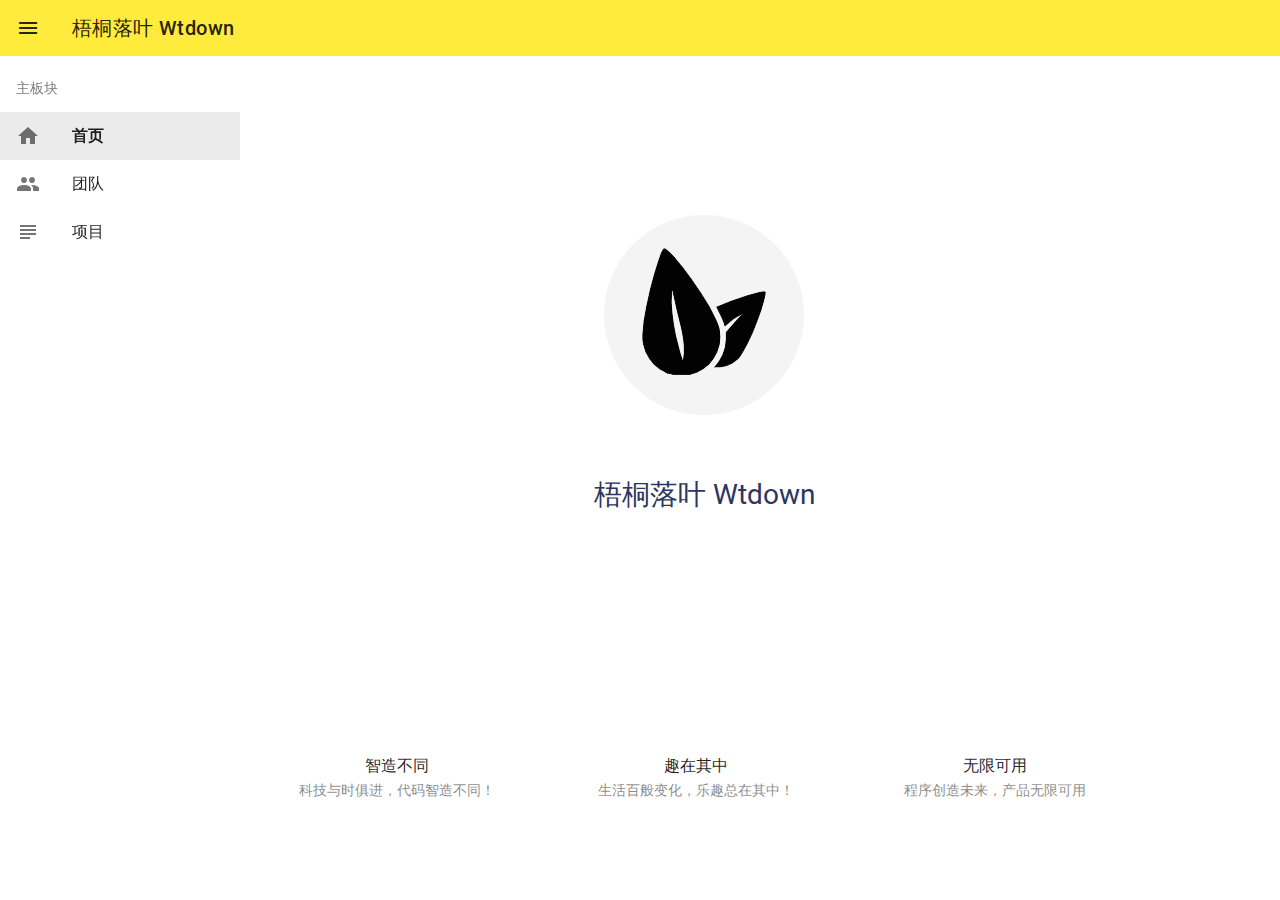
<file: index.html>
<!DOCTYPE html>
<html>
	<head>
		<meta charset="utf-8" />
		<link rel="stylesheet" href="./css/mdui.min.css" />
		<link rel="stylesheet" href="./css/style.css" />
		<script src="./js/mdui.min.js"></script>
		<title></title>
	</head>
	<body class="mdui-appbar-with-toolbar mdui-theme-primary-yellow mdui-drawer-body-left">
		<div class="mdui-appbar-fixed mdui-toolbar mdui-color-theme">
			<a href="javascript:;" class="mdui-btn mdui-btn-icon">
				<i class="mdui-icon material-icons" mdui-drawer="{target: '#drawer', swipe: true}">menu</i>
			</a>
			<span class="mdui-typo-title">梧桐落叶 Wtdown</span>
			<div class="mdui-toolbar-spacer"></div>
			<!--			<a href="javascript:;" class="mdui-btn mdui-btn-icon">
				<i class="mdui-icon material-icons">more_vert</i>
			</a>-->
		</div>
		<div class="mdui-drawer" id="drawer">
			<ul class="mdui-list">
				<li class="mdui-subheader">主板块</li>
				<li class="mdui-list-item mdui-ripple   mdui-list-item-active" onClick="openmainpage()">
					<i class="mdui-list-item-icon mdui-icon material-icons">home</i>
					<div class="mdui-list-item-content">首页</div>
				</li>
				<li class="mdui-list-item mdui-ripple" onClick="openpeoplepage()">
					<i class="mdui-list-item-icon mdui-icon material-icons">people</i>
					<div class="mdui-list-item-content">团队</div>
				</li>
				<li class="mdui-list-item mdui-ripple " onClick="openprojectpage()">
					<i class="mdui-list-item-icon mdui-icon material-icons">subject</i>
					<div class="mdui-list-item-content">项目</div>
				</li>
			</ul>
		</div>
		<div class="mdui-container">
			<div class="showimgbox">
				<img src="./img/1GaDF.png">
			</div>
			<div class="showbox">
				梧桐落叶 Wtdown
			</div>
			<ul class="mdui-list">

			</ul>
			<div class="mdui-row showgoodbox">
				<div class="mdui-col-xs-4">
					<li class="mdui-list-item mdui-ripple">
						<div class="mdui-list-item-content">
							<div class="mdui-list-item-title mdui-list-item-one-line">智造不同</div>
							<div class="mdui-list-item-text mdui-list-item-two-line">科技与时俱进，代码智造不同！</div>
						</div>
					</li>
				</div>
				<div class="mdui-col-xs-4">
					<li class="mdui-list-item mdui-ripple">
						<div class="mdui-list-item-content">
							<div class="mdui-list-item-title mdui-list-item-one-line">趣在其中</div>
							<div class="mdui-list-item-text mdui-list-item-two-line">生活百般变化，乐趣总在其中！</div>
						</div>
					</li>
				</div>
				<div class="mdui-col-xs-4">
					<li class="mdui-list-item mdui-ripple">
						<div class="mdui-list-item-content">
							<div class="mdui-list-item-title mdui-list-item-one-line">无限可用</div>
							<div class="mdui-list-item-text mdui-list-item-two-line">程序创造未来，产品无限可用</div>
						</div>
					</li>
				</div>
			</div>
		</div>
	</body>
	<script>
		function openmainpage() {
			window.location.href = "./index.html";
		}

		function openpeoplepage() {
			window.location.href = "./people.html";
		}

		function openprojectpage() {
			window.location.href = "./project.html";
		}
	</script>
	<noscript>浏览器不支持JavaScript</noscript>
</html>
</file>
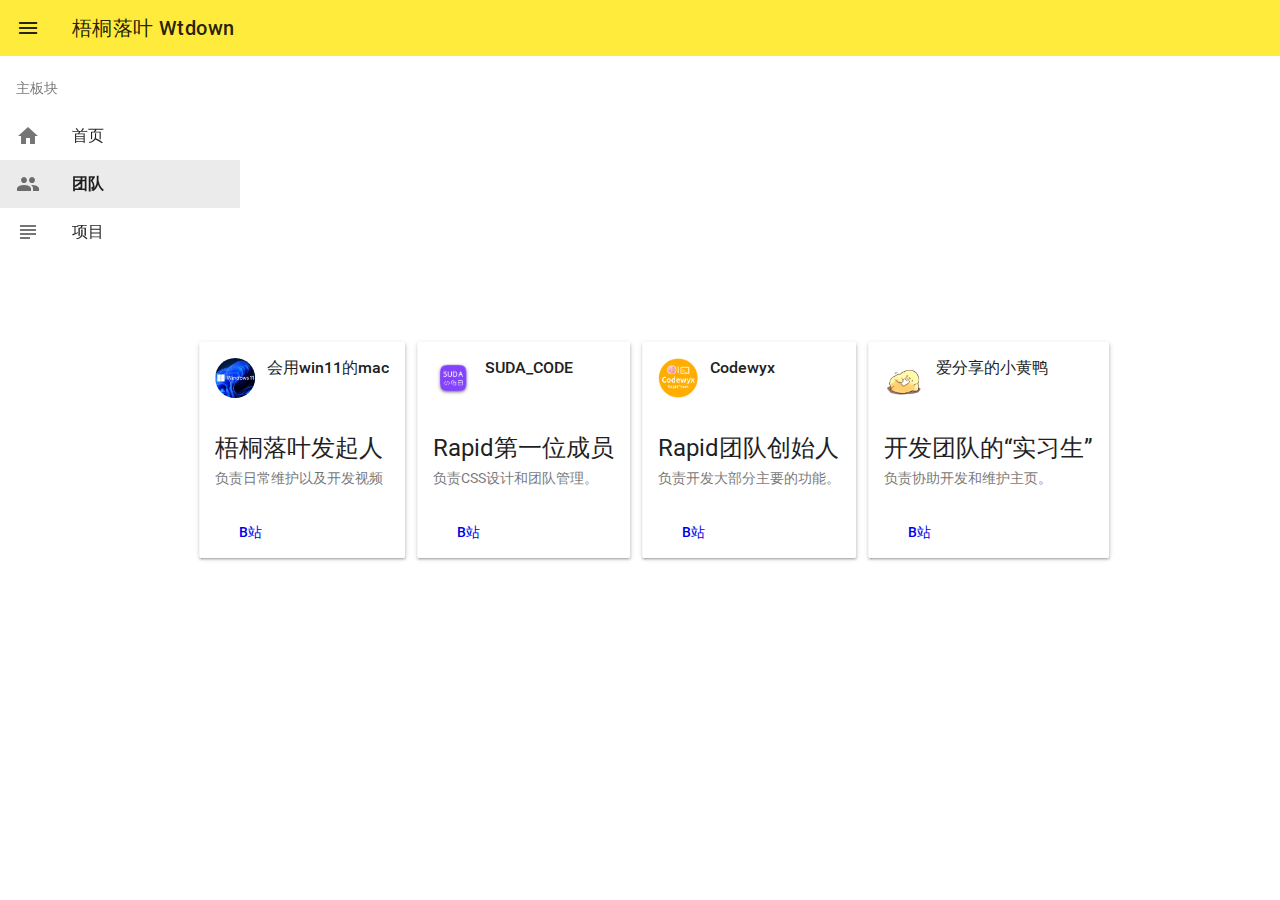
<file: people.html>
<!DOCTYPE html>
<html>
	<head>
		<meta charset="utf-8" />
		<link rel="stylesheet" href="./css/mdui.min.css" />
		<link rel="stylesheet" href="./css/style.css" />
		<script src="./js/mdui.min.js"></script>
		<title></title>
	</head>
	<body class="mdui-appbar-with-toolbar mdui-theme-primary-yellow mdui-drawer-body-left">
		<div class="mdui-appbar-fixed mdui-toolbar mdui-color-theme">
			<a href="javascript:;" class="mdui-btn mdui-btn-icon">
				<i class="mdui-icon material-icons" mdui-drawer="{target: '#drawer', swipe: true}">menu</i>
			</a>
			<span class="mdui-typo-title">梧桐落叶 Wtdown</span>
			<div class="mdui-toolbar-spacer"></div>
			<!--			<a href="javascript:;" class="mdui-btn mdui-btn-icon">
				<i class="mdui-icon material-icons">more_vert</i>
			</a>-->
		</div>
		<div class="mdui-drawer" id="drawer">
			<ul class="mdui-list">
				<li class="mdui-subheader">主板块</li>
				<li class="mdui-list-item mdui-ripple   " onClick="openmainpage()">
					<i class="mdui-list-item-icon mdui-icon material-icons">home</i>
					<div class="mdui-list-item-content">首页</div>
				</li>
				<li class="mdui-list-item mdui-ripple mdui-list-item-active" onClick="openpeoplepage()">
					<i class="mdui-list-item-icon mdui-icon material-icons">people</i>
					<div class="mdui-list-item-content">团队</div>
				</li>
				<li class="mdui-list-item mdui-ripple " onClick="openprojectpage()">
					<i class="mdui-list-item-icon mdui-icon material-icons">subject</i>
					<div class="mdui-list-item-content">项目</div>
				</li>
			</ul>
		</div>
		<div class="mdui-container showpeoplebox">
							&nbsp;&nbsp;&nbsp;				&nbsp;&nbsp;&nbsp;
			<div class="mdui-card">
			  <div class="mdui-card-header">
			    <img class="mdui-card-header-avatar" src="./img/83dc1ee006f07a45ae6194dddf3a8fca70dd5408.jpg"/>
			    <div class="mdui-card-header-title">会用win11的mac</div>
			  </div>
			  <div class="mdui-card-content">			    <div class="mdui-card-primary-title">梧桐落叶发起人</div>
			    <div class="mdui-card-primary-subtitle">负责日常维护以及开发视频</div></div>
			  <div class="mdui-card-actions">
			    <a href="https://space.bilibili.com/2024188353/"><button class="mdui-btn mdui-ripple">B站</button>
		</a>	  </div>
			
			</div>
			&nbsp;&nbsp;&nbsp;
		<div class="mdui-card">
			  <div class="mdui-card-header">
			    <img class="mdui-card-header-avatar" src="./img/8f1b4683e9ae8d7388f9b2778e3c8def0022d269.jpg">
			    <div class="mdui-card-header-title">SUDA_CODE</div>
			  </div>
			  <div class="mdui-card-content">			    <div class="mdui-card-primary-title">Rapid第一位成员</div>
			    <div class="mdui-card-primary-subtitle">负责CSS设计和团队管理。</div></div>
			  <div class="mdui-card-actions">
			    <a href="https://space.bilibili.com/695791514/"><button class="mdui-btn mdui-ripple">B站</button>
		</a>	  </div>
			
			</div>
						&nbsp;&nbsp;&nbsp;<br>
				<div class="mdui-card">
					  <div class="mdui-card-header">
					    <img class="mdui-card-header-avatar" src="./img/85fc8c14225892545eaf4e55ca4efcd5ee603c67.jpg">
					    <div class="mdui-card-header-title">Codewyx</div>
					  </div>
					  <div class="mdui-card-content">			    <div class="mdui-card-primary-title">Rapid团队创始人</div>
					    <div class="mdui-card-primary-subtitle">负责开发大部分主要的功能。</div></div>
					  <div class="mdui-card-actions">
					    <a href="https://space.bilibili.com/626846556/"><button class="mdui-btn mdui-ripple">B站</button>
				</a>	  </div>
					
					</div>
				&nbsp;&nbsp;&nbsp;
				<div class="mdui-card">
					  <div class="mdui-card-header">
					    <img class="mdui-card-header-avatar" src="./img/57ed8866f5e1a7d239432c510565a76bf79d21c8.jpg">
					    <div class="mdui-card-header-title">爱分享的小黄鸭</div>
					  </div>
					  <div class="mdui-card-content">			    <div class="mdui-card-primary-title">开发团队的“实习生”</div>
					    <div class="mdui-card-primary-subtitle">负责协助开发和维护主页。</div></div>
					  <div class="mdui-card-actions">
					    <a href="https://space.bilibili.com/1016265230/"><button class="mdui-btn mdui-ripple">B站</button>
				</a>	  </div>
					
					</div>
		</div>
	</body>
	<script>
		function openmainpage() {
			window.location.href = "./index.html";
		}

		function openpeoplepage() {
			window.location.href = "./people.html";
		}

		function openprojectpage() {
			window.location.href = "./project.html";
		}
	</script>
	<noscript>浏览器不支持JavaScript</noscript>
</html>
</file>
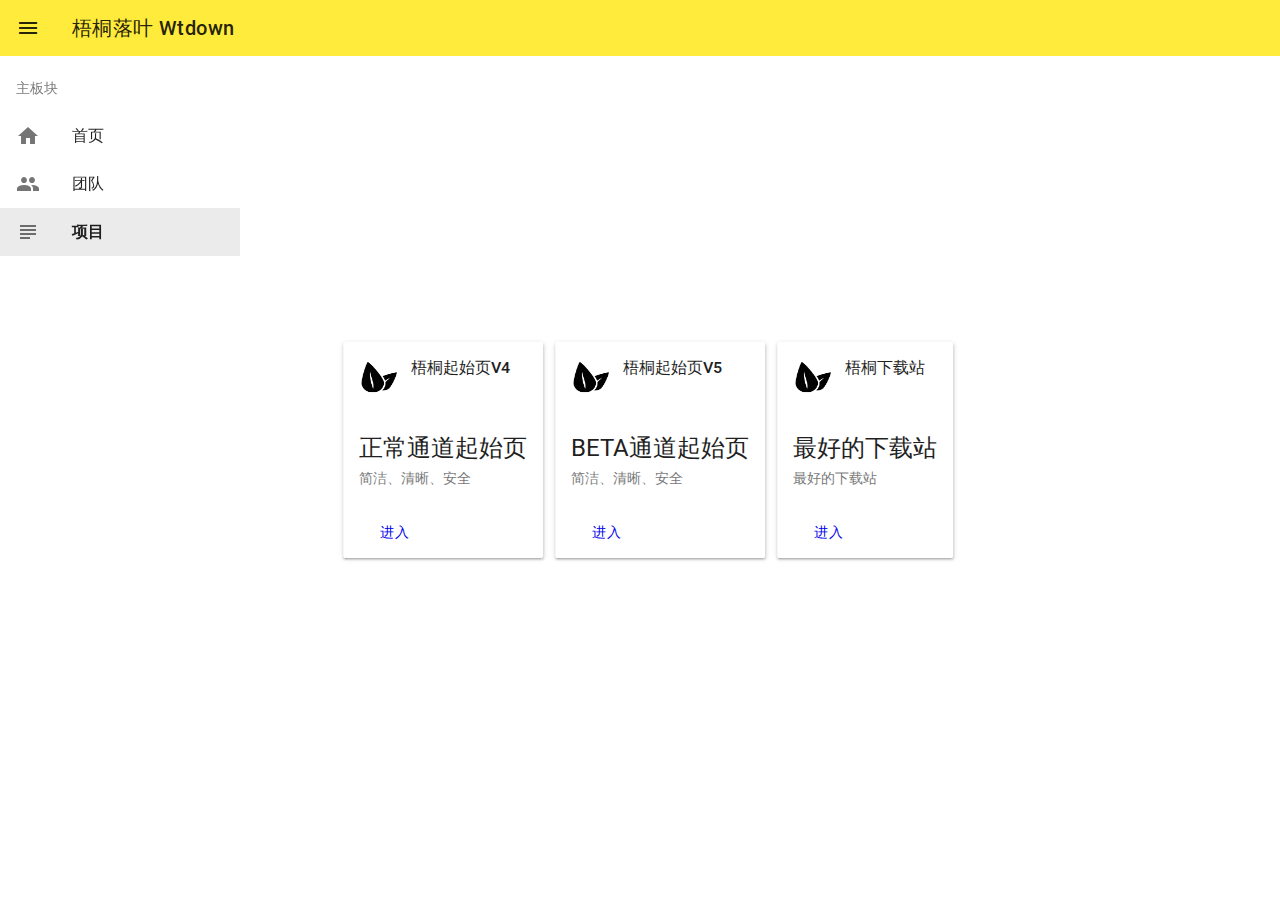
<file: project.html>
<!DOCTYPE html>
<html>
	<head>
		<meta charset="utf-8" />
		<link rel="stylesheet" href="./css/mdui.min.css" />
		<link rel="stylesheet" href="./css/style.css" />
		<script src="./js/mdui.min.js"></script>
		<title></title>
	</head>
	<body class="mdui-appbar-with-toolbar mdui-theme-primary-yellow mdui-drawer-body-left">
		<div class="mdui-appbar-fixed mdui-toolbar mdui-color-theme">
			<a href="javascript:;" class="mdui-btn mdui-btn-icon">
				<i class="mdui-icon material-icons" mdui-drawer="{target: '#drawer', swipe: true}">menu</i>
			</a>
			<span class="mdui-typo-title">梧桐落叶 Wtdown</span>
			<div class="mdui-toolbar-spacer"></div>
			<!--			<a href="javascript:;" class="mdui-btn mdui-btn-icon">
				<i class="mdui-icon material-icons">more_vert</i>
			</a>-->
		</div>
		<div class="mdui-drawer" id="drawer">
			<ul class="mdui-list">
				<li class="mdui-subheader">主板块</li>
				<li class="mdui-list-item mdui-ripple   " onClick="openmainpage()">
					<i class="mdui-list-item-icon mdui-icon material-icons">home</i>
					<div class="mdui-list-item-content">首页</div>
				</li>
				<li class="mdui-list-item mdui-ripple " onClick="openpeoplepage()">
					<i class="mdui-list-item-icon mdui-icon material-icons">people</i>
					<div class="mdui-list-item-content">团队</div>
				</li>
				<li class="mdui-list-item mdui-ripple mdui-list-item-active" onClick="openprojectpage()">
					<i class="mdui-list-item-icon mdui-icon material-icons">subject</i>
					<div class="mdui-list-item-content">项目</div>
				</li>
			</ul>
		</div>
		<div class="mdui-container showpeoplebox">
							&nbsp;&nbsp;&nbsp;				&nbsp;&nbsp;&nbsp;
			<div class="mdui-card">
			  <div class="mdui-card-header">
			    <img class="mdui-card-header-avatar" src="./img/1GaDF.png"/>
			    <div class="mdui-card-header-title">梧桐起始页V4</div>
			  </div>
			  <div class="mdui-card-content">			    <div class="mdui-card-primary-title">正常通道起始页</div>
			    <div class="mdui-card-primary-subtitle">简洁、清晰、安全</div></div>
			  <div class="mdui-card-actions">
			    <a href="https://wutongpage.mycsdn.cn/"><button class="mdui-btn mdui-ripple">进入</button>
		</a>	  </div>
			
			</div>

		&nbsp;&nbsp;&nbsp;
					<div class="mdui-card">
						  <div class="mdui-card-header">
						    <img class="mdui-card-header-avatar" src="./img/1GaDF.png"/>
						    <div class="mdui-card-header-title">梧桐起始页V5</div>
						  </div>
						  <div class="mdui-card-content">			    <div class="mdui-card-primary-title">BETA通道起始页</div>
						    <div class="mdui-card-primary-subtitle">简洁、清晰、安全</div></div>
						  <div class="mdui-card-actions">
						    <a href="https://betawt.netlify.app/"><button class="mdui-btn mdui-ripple">进入</button>
					</a>	  </div>
						
						</div>
					
									&nbsp;&nbsp;&nbsp;
									<div class="mdui-card">
										  <div class="mdui-card-header">
										    <img class="mdui-card-header-avatar" src="./img/1GaDF.png"/>
										    <div class="mdui-card-header-title">梧桐下载站</div>
										  </div>
										  <div class="mdui-card-content">			    <div class="mdui-card-primary-title">最好的下载站</div>
										    <div class="mdui-card-primary-subtitle">最好的下载站</div></div>
										  <div class="mdui-card-actions">
										    <a href="https://wtdown.top"><button class="mdui-btn mdui-ripple">进入</button>
									</a>	  </div>
										
										</div>
									
													&nbsp;&nbsp;&nbsp;
		</div>
	</body>
	<script>
		function openmainpage() {
			window.location.href = "./index.html";
		}

		function openpeoplepage() {
			window.location.href = "./people.html";
		}

		function openprojectpage() {
			window.location.href = "./project.html";
		}
	</script>
	<noscript>浏览器不支持JavaScript</noscript>
</html>
</file>
<file: css/style.css>
.showimgbox {
	display: flex;
	height: 200px;
	text-align: center;
	width: 200px;
	position: absolute;
	top: 35%;
	left: 55%;
	transform: translate(-50%, -50%);
	justify-content: center;
	align-items: center;
	transition: all 0.5s;
	-webkit-transition: all 0.5s;
	color: #2d3561;
	background: rgba(234, 234, 234, 0.5);
	font-size: 15px;
	border-radius: 9999px;
	backdrop-filter: blur(20px);
	transition: background 0.5s, backdrop-filter 0.5s;
	-webkit-transition: background 0.5s, backdrop-filter 0.5s;
	/* Safari */
}

.showimgbox:hover {
	color: white;
	border-color: #69779b;
	background: #f6ff3b;
}

.showbox {
	display: flex;
	height:100px;
	text-align: center;
	width: 500px;
	position: absolute;
	top: 55%;
	left: 55%;
	transform: translate(-50%, -50%);
	justify-content: center;
	align-items: center;
	transition: all 0.5s;
	-webkit-transition: all 0.5s;
	color: #2d3561;
	font-size: 28px;
	transition: background 0.5s, backdrop-filter 0.5s;
	-webkit-transition: background 0.5s, backdrop-filter 0.5s;
	/* Safari */
}

.showbox:hover {
	color:  #69779b;
	border-color: #69779b;
}
.showgoodbox {
	display: flex;
	height:10px;
	text-align: center;
	width: 70%;
	position: absolute;
	top: 83%;
	left: 55%;
	transform: translate(-50%, -50%);

}
.showpeoplebox {
	display: flex;
	position: absolute;
	top: 50%;
	left: 50%;
	transform: translate(-50%, -50%);
	justify-content: center;
	align-items: center;
	transition: all 0.5s;
	-webkit-transition: all 0.5s;
	color: #2d3561;
	transition: background 0.5s, backdrop-filter 0.5s;
	-webkit-transition: background 0.5s, backdrop-filter 0.5s;
	/* Safari */
}
</file>
